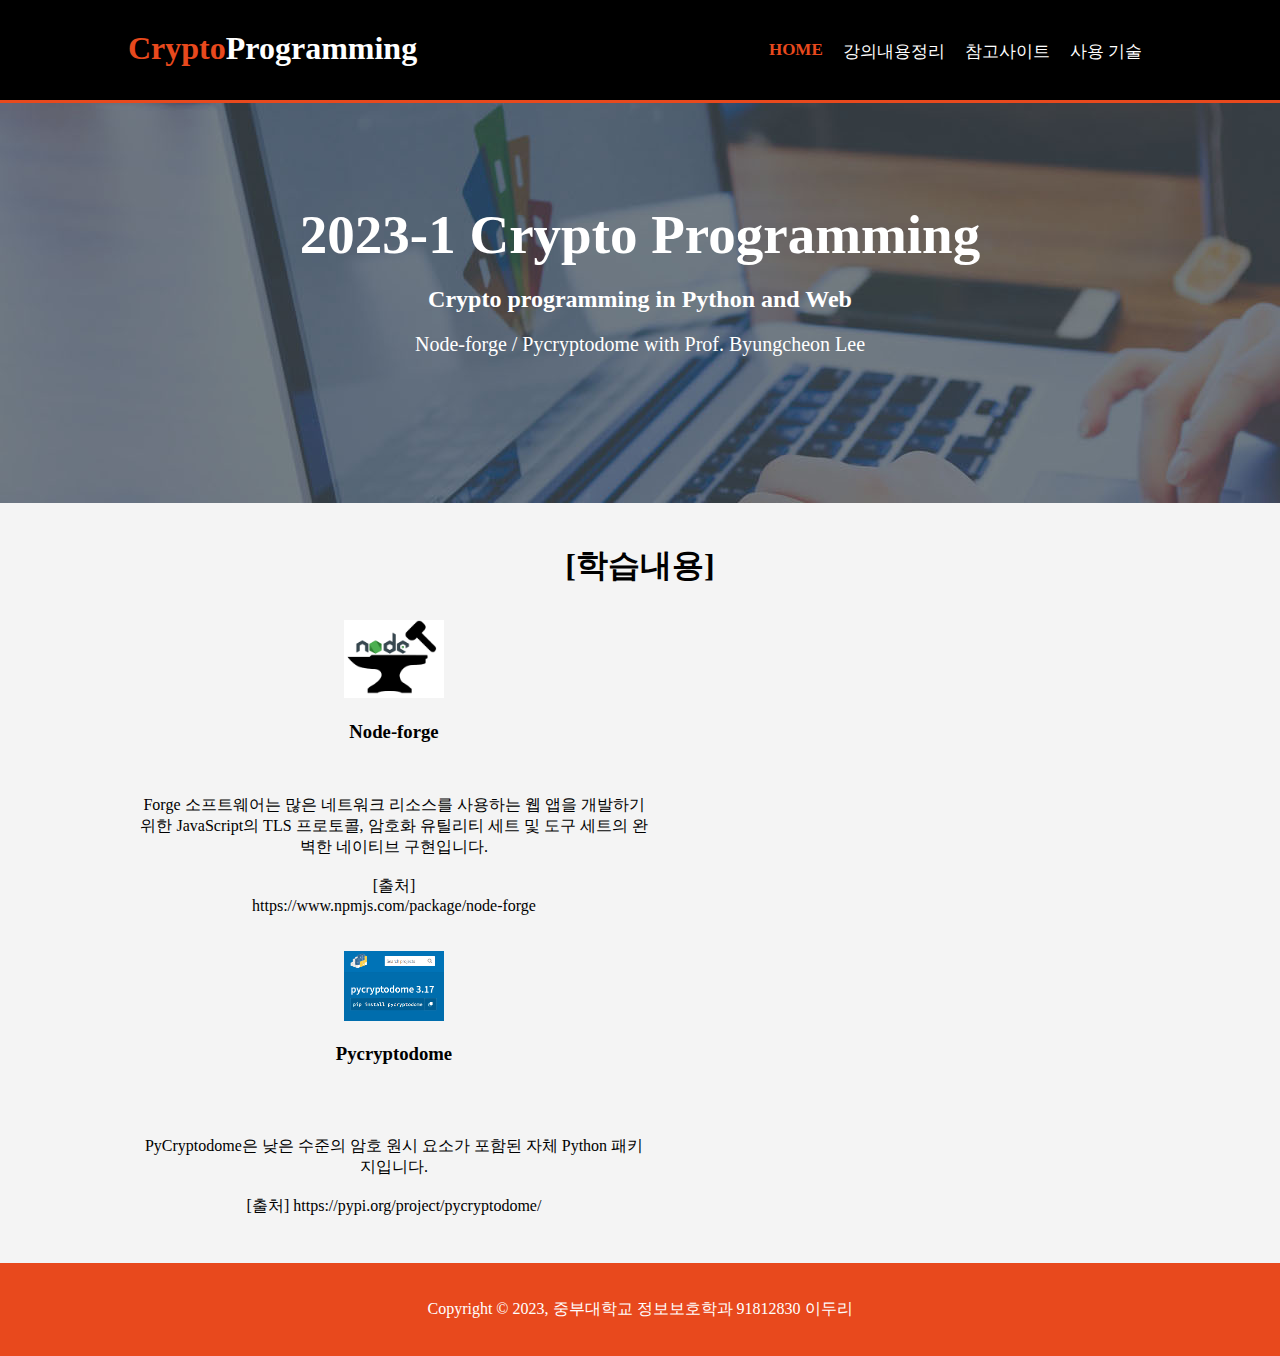
<file: index.html>
<!DOCTYPE html>
<html lang="en">
  <head>
    <meta charset="UTF-8" />
    <meta http-equiv="X-UA-Compatible" content="IE=edge" />
    <meta name="viewport" content="width=device-width, initial-scale=1.0" />
    <meta
      name="keywords"
      content="2023-1 암호프로그래밍 1분반 수업내용 정리,"
    />
    <meta name="description" content="암호 프로그래밍 정리" />
    <meta name="author" content="Doori Lee, 이두리" />
    <title>암호 프로그래밍 | 홈</title>
    <link rel="stylesheet" href="./style.css" />
    <link
      href="https://cdn.jsdelivr.net/npm/bootstrap@5.3.0-alpha2/dist/css/bootstrap.min.css"
      rel="stylesheet"
      integrity="sha384-aFq/bzH65dt+w6FI2ooMVUpc+21e0SRygnTpmBvdBgSdnuTN7QbdgL+OapgHtvPp"
      crossorigin="anonymous"
    />
  </head>

  <body>
    <header>
      <div class="container">
        <div id="branding">
          <h1><span class="highlight">Crypto</span>Programming</h1>
        </div>
        <nav>
          <ul>
            <li class="current"><a href="index.html">HOME</a></li>
            <li><a href="about.html">강의내용정리</a></li>
            <li><a href="site.html">참고사이트</a></li>
            <li><a href="tech.html">사용 기술</a></li>
          </ul>
        </nav>
      </div>
    </header>

    <section id="showcase">
      <div class="container">
        <h1>2023-1 Crypto Programming</h1>
        <h2>Crypto programming in Python and Web</h2>
        <p>Node-forge / Pycryptodome with Prof. Byungcheon Lee</p>
      </div>
    </section>

    <section id="boxes">
      <div class="container">
        <h1 style="text-align: center">[학습내용]</h1>
        <div class="box">
          <img src="./img/nodeforge.png" /><br />

          <h3>Node-forge</h3>
          <br />
          <p>
            Forge 소프트웨어는 많은 네트워크 리소스를 사용하는 웹 앱을 개발하기
            위한 JavaScript의 TLS 프로토콜, 암호화 유틸리티 세트 및 도구 세트의
            완벽한 네이티브 구현입니다. <br /><br />
            [출처]<br />https://www.npmjs.com/package/node-forge
          </p>
        </div>
        <div class="box">
          <img src="./img/pycrptodome.png" /><br />
          <h3>Pycryptodome</h3>
          <br />
          <p>
            <br />
            PyCryptodome은 낮은 수준의 암호 원시 요소가 포함된 자체 Python
            패키지입니다.<br />
            <br />[출처] https://pypi.org/project/pycryptodome/
          </p>
        </div>
      </div>
    </section>

    <footer>
      <p>Copyright &copy; 2023, 중부대학교 정보보호학과 91812830 이두리</p>
    </footer>
    <script
      src="https://cdn.jsdelivr.net/npm/bootstrap@5.3.0-alpha2/dist/js/bootstrap.bundle.min.js"
      integrity="sha384-qKXV1j0HvMUeCBQ+QVp7JcfGl760yU08IQ+GpUo5hlbpg51QRiuqHAJz8+BrxE/N"
      crossorigin="anonymous"
    ></script>
    <script
      src="https://cdn.jsdelivr.net/npm/@popperjs/core@2.11.6/dist/umd/popper.min.js"
      integrity="sha384-oBqDVmMz9ATKxIep9tiCxS/Z9fNfEXiDAYTujMAeBAsjFuCZSmKbSSUnQlmh/jp3"
      crossorigin="anonymous"
    ></script>
    <script
      src="https://cdn.jsdelivr.net/npm/bootstrap@5.3.0-alpha2/dist/js/bootstrap.min.js"
      integrity="sha384-heAjqF+bCxXpCWLa6Zhcp4fu20XoNIA98ecBC1YkdXhszjoejr5y9Q77hIrv8R9i"
      crossorigin="anonymous"
    ></script>
  </body>
</html>
</file>
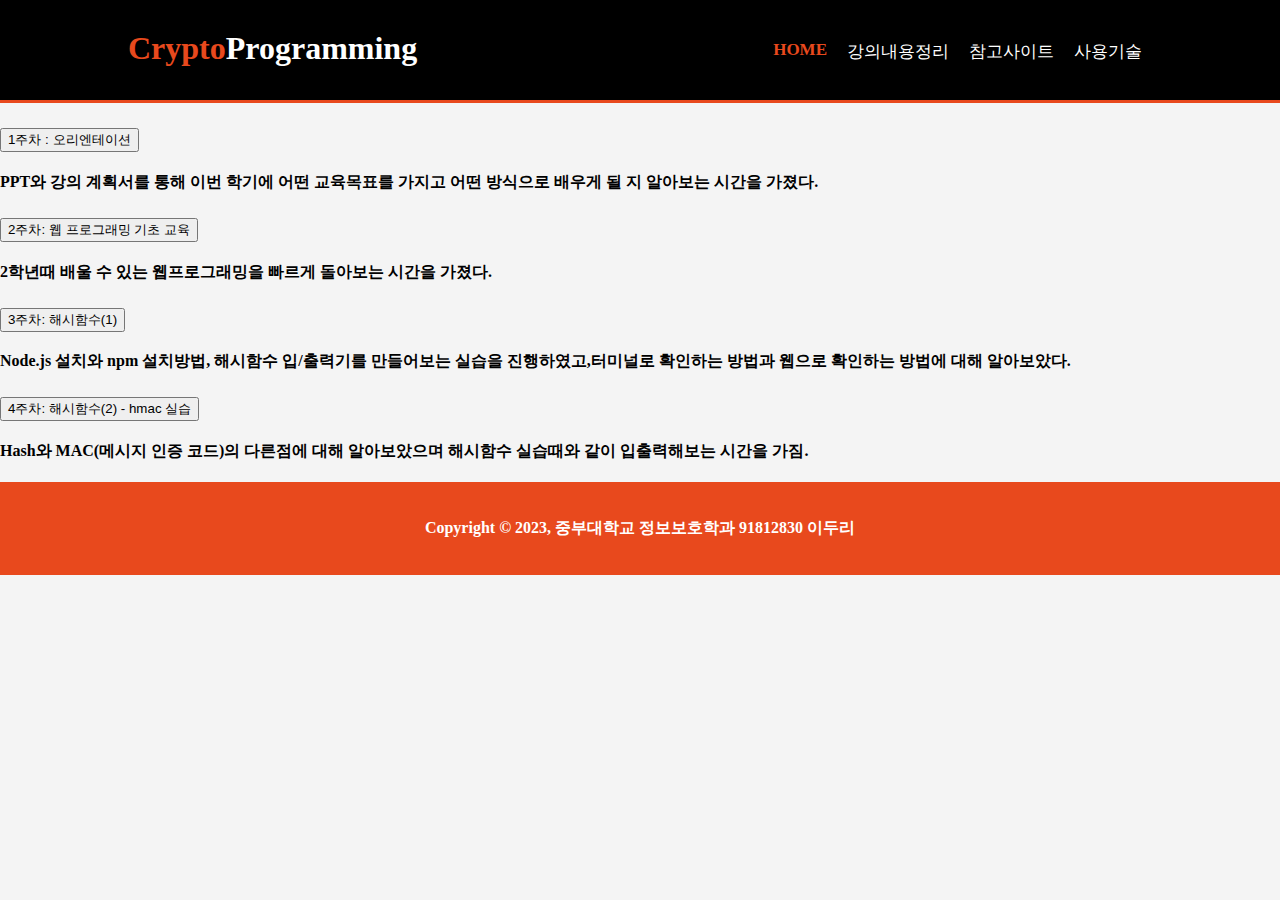
<file: about.html>
<!DOCTYPE html>
<html lang="en">
  <head>
    <meta charset="UTF-8" />
    <meta http-equiv="X-UA-Compatible" content="IE=edge" />
    <meta name="viewport" content="width=device-width, initial-scale=1.0" />
    <meta
      name="keywords"
      content="2023-1 암호프로그래밍 1분반 수업내용 정리,"
    />
    <meta name="description" content="암호 프로그래밍 정리" />
    <meta name="author" content="Doori Lee, 이두리" />
    <title>암호 프로그래밍 | 홈</title>
    <link rel="stylesheet" href="./style.css" />
    <link
      href="https://cdn.jsdelivr.net/npm/bootstrap@5.3.0-alpha2/dist/css/bootstrap.min.css"
      rel="stylesheet"
      integrity="sha384-aFq/bzH65dt+w6FI2ooMVUpc+21e0SRygnTpmBvdBgSdnuTN7QbdgL+OapgHtvPp"
      crossorigin="anonymous"
    />
  </head>

  <body>
    <header>
      <div class="container">
        <div id="branding">
          <h1><span class="highlight">Crypto</span>Programming</h1>
        </div>
        <nav>
          <ul>
            <li class="current"><a href="index.html">HOME</a></li>
            <li><a href="about.html">강의내용정리</a></li>
            <li><a href="site.html">참고사이트</a></li>
            <li><a href="tech.html">사용기술</a></li>
          </ul>
        </nav>
      </div>
    </header>

    <div class="accordion" id="accordionExample">
      <div class="accordion-item">
        <h2 class="accordion-header" id="headingOne">
          <button
            class="accordion-button"
            type="button"
            data-bs-toggle="collapse"
            data-bs-target="#collapseOne"
            aria-expanded="true"
            aria-controls="collapseOne"
          >
            1주차 : 오리엔테이션
          </button>
        </h2>
        <div
          id="collapseOne"
          class="accordion-collapse collapse show"
          aria-labelledby="headingOne"
          data-bs-parent="#accordionExample"
        >
          <div class="accordion-body">
            <strong>PPT와 강의 계획서를 통해 이번 학기에 어떤 교육목표를 가지고 어떤 방식으로 배우게 될 지 알아보는 시간을 가졌다. 
          </div>
        </div>
      </div>
      <div class="accordion-item">
        <h2 class="accordion-header" id="headingTwo">
          <button
            class="accordion-button collapsed"
            type="button"
            data-bs-toggle="collapse"
            data-bs-target="#collapseTwo"
            aria-expanded="false"
            aria-controls="collapseTwo"
          >
            2주차: 웹 프로그래밍 기초 교육
          </button>
        </h2>
        <div
          id="collapseTwo"
          class="accordion-collapse collapse"
          aria-labelledby="headingTwo"
          data-bs-parent="#accordionExample"
        >
          <div class="accordion-body">
            <strong> 2학년때 배울 수 있는 웹프로그래밍을 빠르게 돌아보는 시간을 가졌다. 
        </div>
      </div>
      <div class="accordion-item">
        <h2 class="accordion-header" id="headingThree">
          <button
            class="accordion-button collapsed"
            type="button"
            data-bs-toggle="collapse"
            data-bs-target="#collapseThree"
            aria-expanded="false"
            aria-controls="collapseThree"
          >
            3주차: 해시함수(1) 
          </button>
        </h2>
        <div
          id="collapseThree"
          class="accordion-collapse collapse"
          aria-labelledby="headingThree"
          data-bs-parent="#accordionExample"
        >
          <div class="accordion-body">
            <strong> Node.js 설치와 npm 설치방법, 해시함수 입/출력기를 만들어보는 실습을 진행하였고,터미널로 확인하는 방법과 웹으로 확인하는 방법에 대해 알아보았다. 
          </div>
        </div>
      </div>
      <div class="accordion-item">
        <h2 class="accordion-header" id="headingFour">
          <button
            class="accordion-button collapsed"
            type="button"
            data-bs-toggle="collapse"
            data-bs-target="#collapseFour"
            aria-expanded="false"
            aria-controls="collapseFour"
          >
            4주차: 해시함수(2) - hmac 실습
          </button>
        </h2>
        <div
          id="collapseFour"
          class="accordion-collapse collapse"
          aria-labelledby="headingFour"
          data-bs-parent="#accordionExample"
        >
          <div class="accordion-body">
            <strong> Hash와 MAC(메시지 인증 코드)의 다른점에 대해 알아보았으며 해시함수 실습때와 같이 입출력해보는 시간을 가짐.
          </div>
        </div>
      </div>
    </div>

    <footer>
      <p>Copyright &copy; 2023, 중부대학교 정보보호학과 91812830 이두리</p>
    </footer>
    <script
      src="https://cdn.jsdelivr.net/npm/bootstrap@5.3.0-alpha2/dist/js/bootstrap.bundle.min.js"
      integrity="sha384-qKXV1j0HvMUeCBQ+QVp7JcfGl760yU08IQ+GpUo5hlbpg51QRiuqHAJz8+BrxE/N"
      crossorigin="anonymous"
    ></script>
    <script
      src="https://cdn.jsdelivr.net/npm/@popperjs/core@2.11.6/dist/umd/popper.min.js"
      integrity="sha384-oBqDVmMz9ATKxIep9tiCxS/Z9fNfEXiDAYTujMAeBAsjFuCZSmKbSSUnQlmh/jp3"
      crossorigin="anonymous"
    ></script>
    <script
      src="https://cdn.jsdelivr.net/npm/bootstrap@5.3.0-alpha2/dist/js/bootstrap.min.js"
      integrity="sha384-heAjqF+bCxXpCWLa6Zhcp4fu20XoNIA98ecBC1YkdXhszjoejr5y9Q77hIrv8R9i"
      crossorigin="anonymous"
    ></script>
  </body>
</html>
</file>
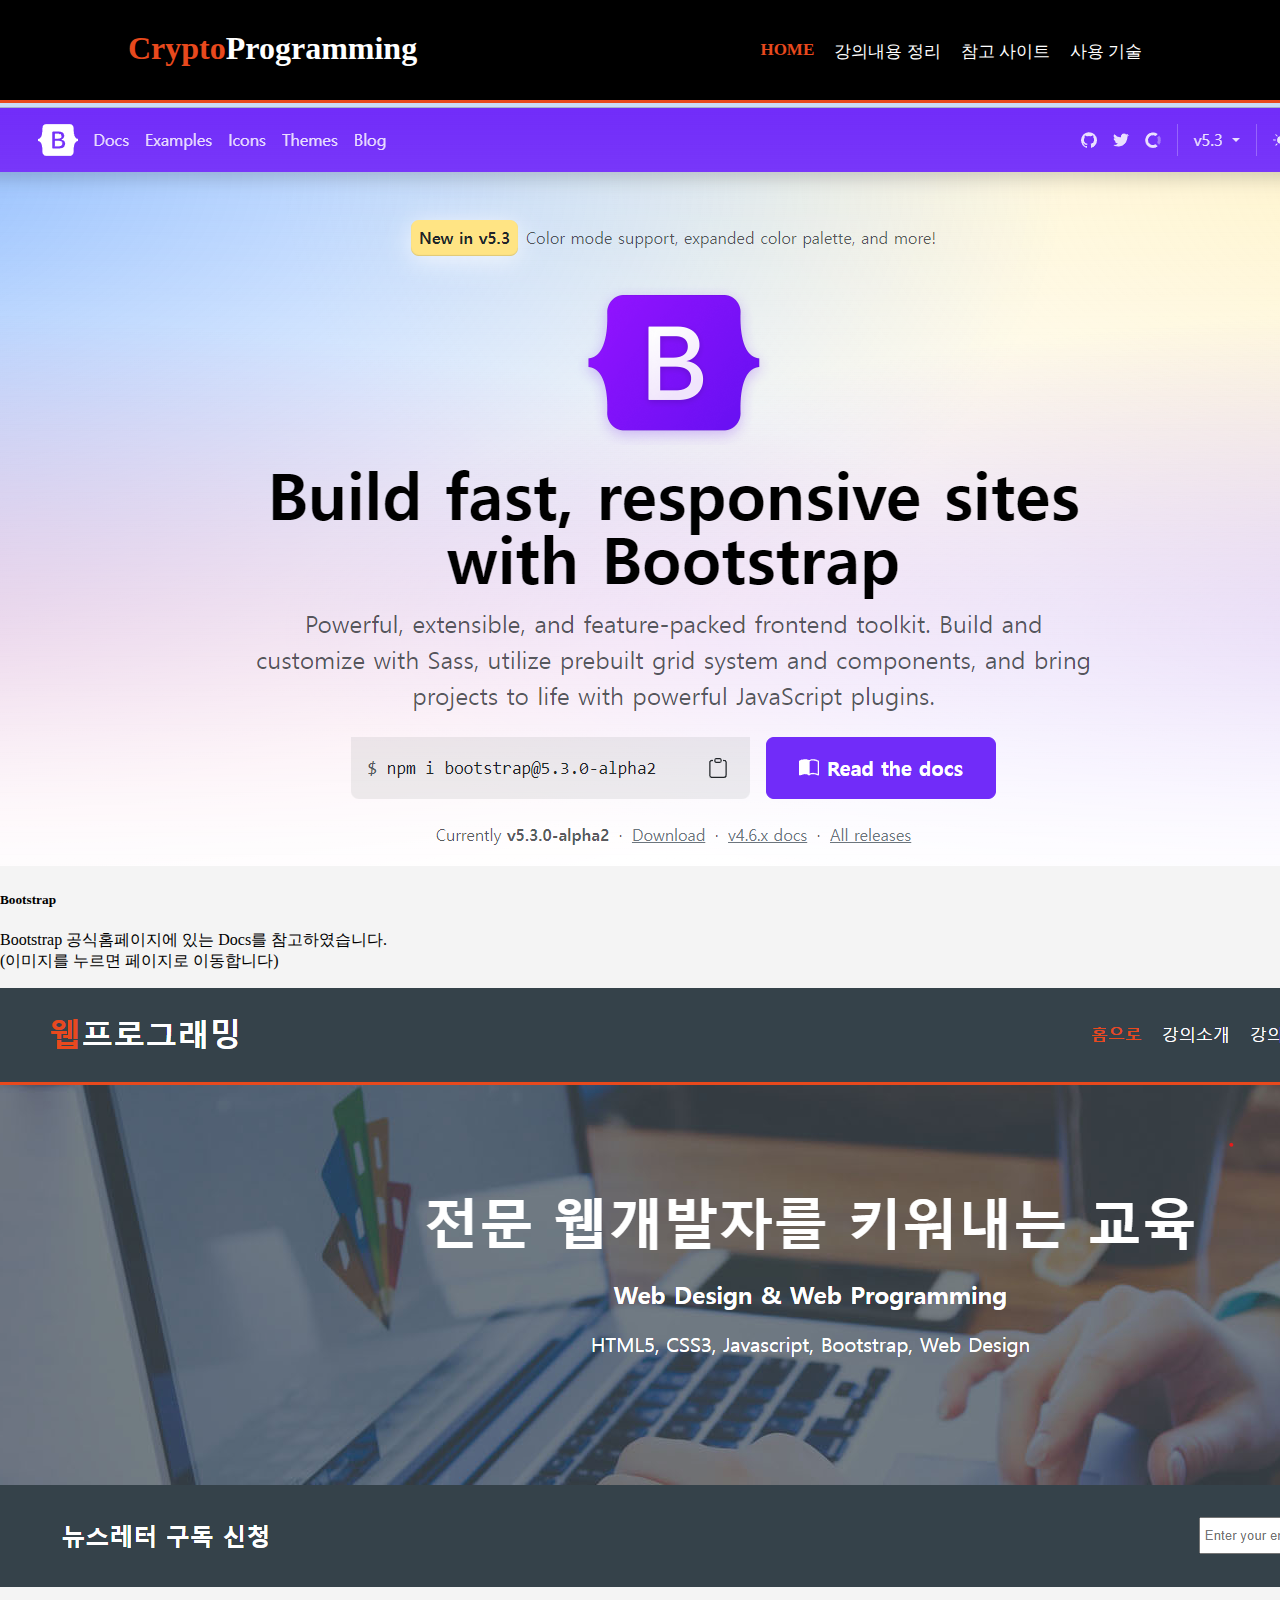
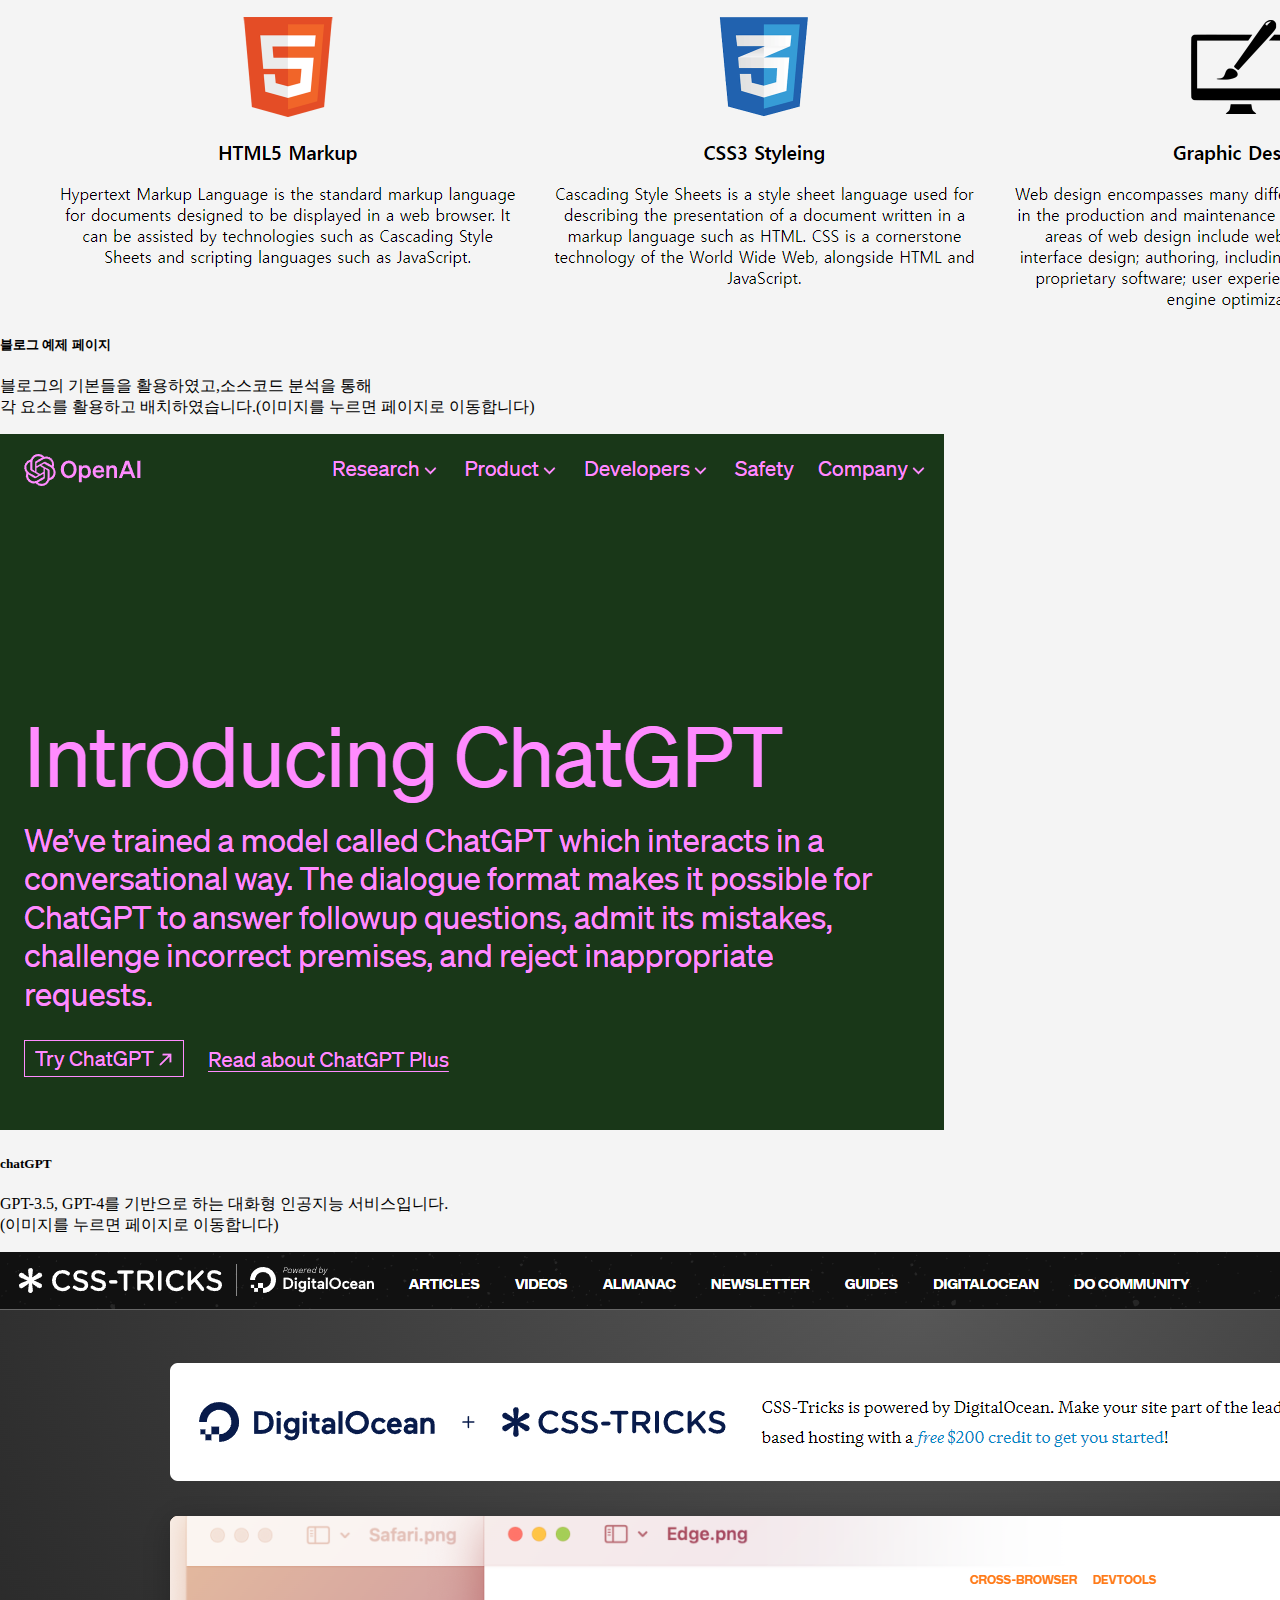
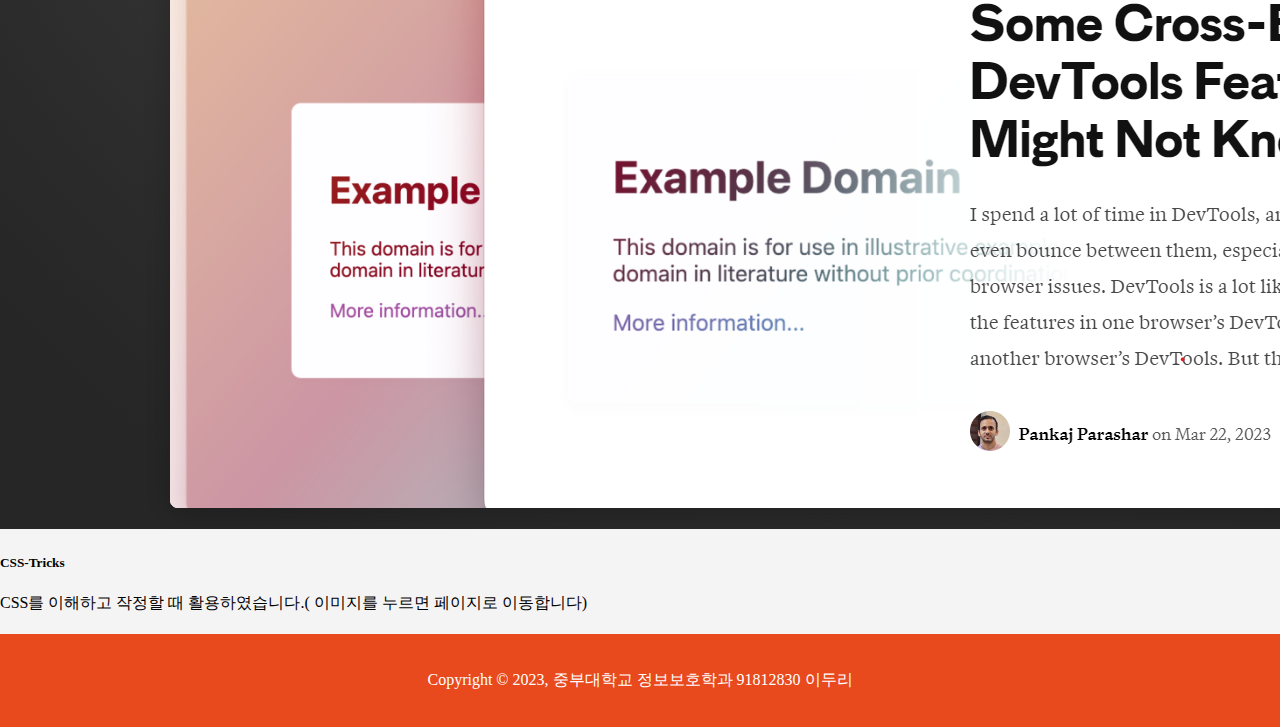
<file: site.html>
<!DOCTYPE html>
<html lang="en">
  <head>
    <meta charset="UTF-8" />
    <meta http-equiv="X-UA-Compatible" content="IE=edge" />
    <meta name="viewport" content="width=device-width, initial-scale=1.0" />
    <meta
      name="keywords"
      content="2023-1 암호프로그래밍 1분반 수업내용 정리,"
    />
    <meta name="description" content="암호 프로그래밍 정리" />
    <meta name="author" content="Doori Lee, 이두리" />
    <title>암호 프로그래밍 | 홈</title>

    <link
      href="https://cdn.jsdelivr.net/npm/bootstrap@5.3.0-alpha2/dist/css/bootstrap.min.css"
      rel="stylesheet"
      integrity="sha384-aFq/bzH65dt+w6FI2ooMVUpc+21e0SRygnTpmBvdBgSdnuTN7QbdgL+OapgHtvPp"
      crossorigin="anonymous"
    />
    <link rel="stylesheet" href="./style.css" />
  </head>

  <body>
    <header>
      <div class="container">
        <div id="branding">
          <h1><span class="highlight">Crypto</span>Programming</h1>
        </div>
        <nav>
          <ul>
            <li class="current"><a href="index.html">HOME</a></li>
            <li><a href="about.html">강의내용 정리</a></li>
            <li><a href="site.html">참고 사이트</a></li>
            <li><a href="tech.html">사용 기술</a></li>
          </ul>
        </nav>
      </div>
    </header>
    <div class="row row-cols-1 row-cols-md-2 g-4">
      <div class="col">
        <div class="card">
          <a
            href="https://getbootstrap.kr/docs/5.0/getting-started/introduction/"
            ><img
              src="./img/getbootstrap.png"
              class="card-img-top"
              alt="Bootstrap home"
          /></a>
          <div class="card-body">
            <h5 class="card-title">Bootstrap</h5>
            <p class="card-text">
              Bootstrap 공식홈페이지에 있는 Docs를 참고하였습니다.<br />
              (이미지를 누르면 페이지로 이동합니다)
            </p>
          </div>
        </div>
      </div>
      <div class="col">
        <div class="card">
          <a href="https://lbcsultanblog.netlify.app/"
            ><img src="./img/webblog.png" class="card-img-top" alt="webBlog"
          /></a>
          <div class="card-body">
            <h5 class="card-title">블로그 예제 페이지</h5>
            <p class="card-text">
              블로그의 기본들을 활용하였고,소스코드 분석을 통해 <br />각 요소를
              활용하고 배치하였습니다.(이미지를 누르면 페이지로 이동합니다)
            </p>
          </div>
        </div>
      </div>
      <div class="col">
        <div class="card">
          <a href="https://openai.com/blog/chatgpt"
            ><img src="./img/chatgpt.png" class="card-img-top" alt="chatGPT"
          /></a>
          <div class="card-body">
            <h5 class="card-title">chatGPT</h5>
            <p class="card-text">
              GPT-3.5, GPT-4를 기반으로 하는 대화형 인공지능 서비스입니다.<br />
              (이미지를 누르면 페이지로 이동합니다)
            </p>
          </div>
        </div>
      </div>
      <div class="col">
        <div class="card">
          <a href="https://css-tricks.com/almanac/"
            ><img src="./img/csstrick.png" class="card-img-top" alt="csstrick"
          /></a>
          <div class="card-body">
            <h5 class="card-title">CSS-Tricks</h5>
            <p class="card-text">
              CSS를 이해하고 작정할 때 활용하였습니다.( 이미지를 누르면 페이지로
              이동합니다)
            </p>
          </div>
        </div>
      </div>
    </div>
    <footer>
      <p>Copyright &copy; 2023, 중부대학교 정보보호학과 91812830 이두리</p>
    </footer>
    <script
      src="https://cdn.jsdelivr.net/npm/bootstrap@5.3.0-alpha2/dist/js/bootstrap.bundle.min.js"
      integrity="sha384-qKXV1j0HvMUeCBQ+QVp7JcfGl760yU08IQ+GpUo5hlbpg51QRiuqHAJz8+BrxE/N"
      crossorigin="anonymous"
    ></script>
    <script
      src="https://cdn.jsdelivr.net/npm/@popperjs/core@2.11.6/dist/umd/popper.min.js"
      integrity="sha384-oBqDVmMz9ATKxIep9tiCxS/Z9fNfEXiDAYTujMAeBAsjFuCZSmKbSSUnQlmh/jp3"
      crossorigin="anonymous"
    ></script>
    <script
      src="https://cdn.jsdelivr.net/npm/bootstrap@5.3.0-alpha2/dist/js/bootstrap.min.js"
      integrity="sha384-heAjqF+bCxXpCWLa6Zhcp4fu20XoNIA98ecBC1YkdXhszjoejr5y9Q77hIrv8R9i"
      crossorigin="anonymous"
    ></script>
  </body>
</html>
</file>
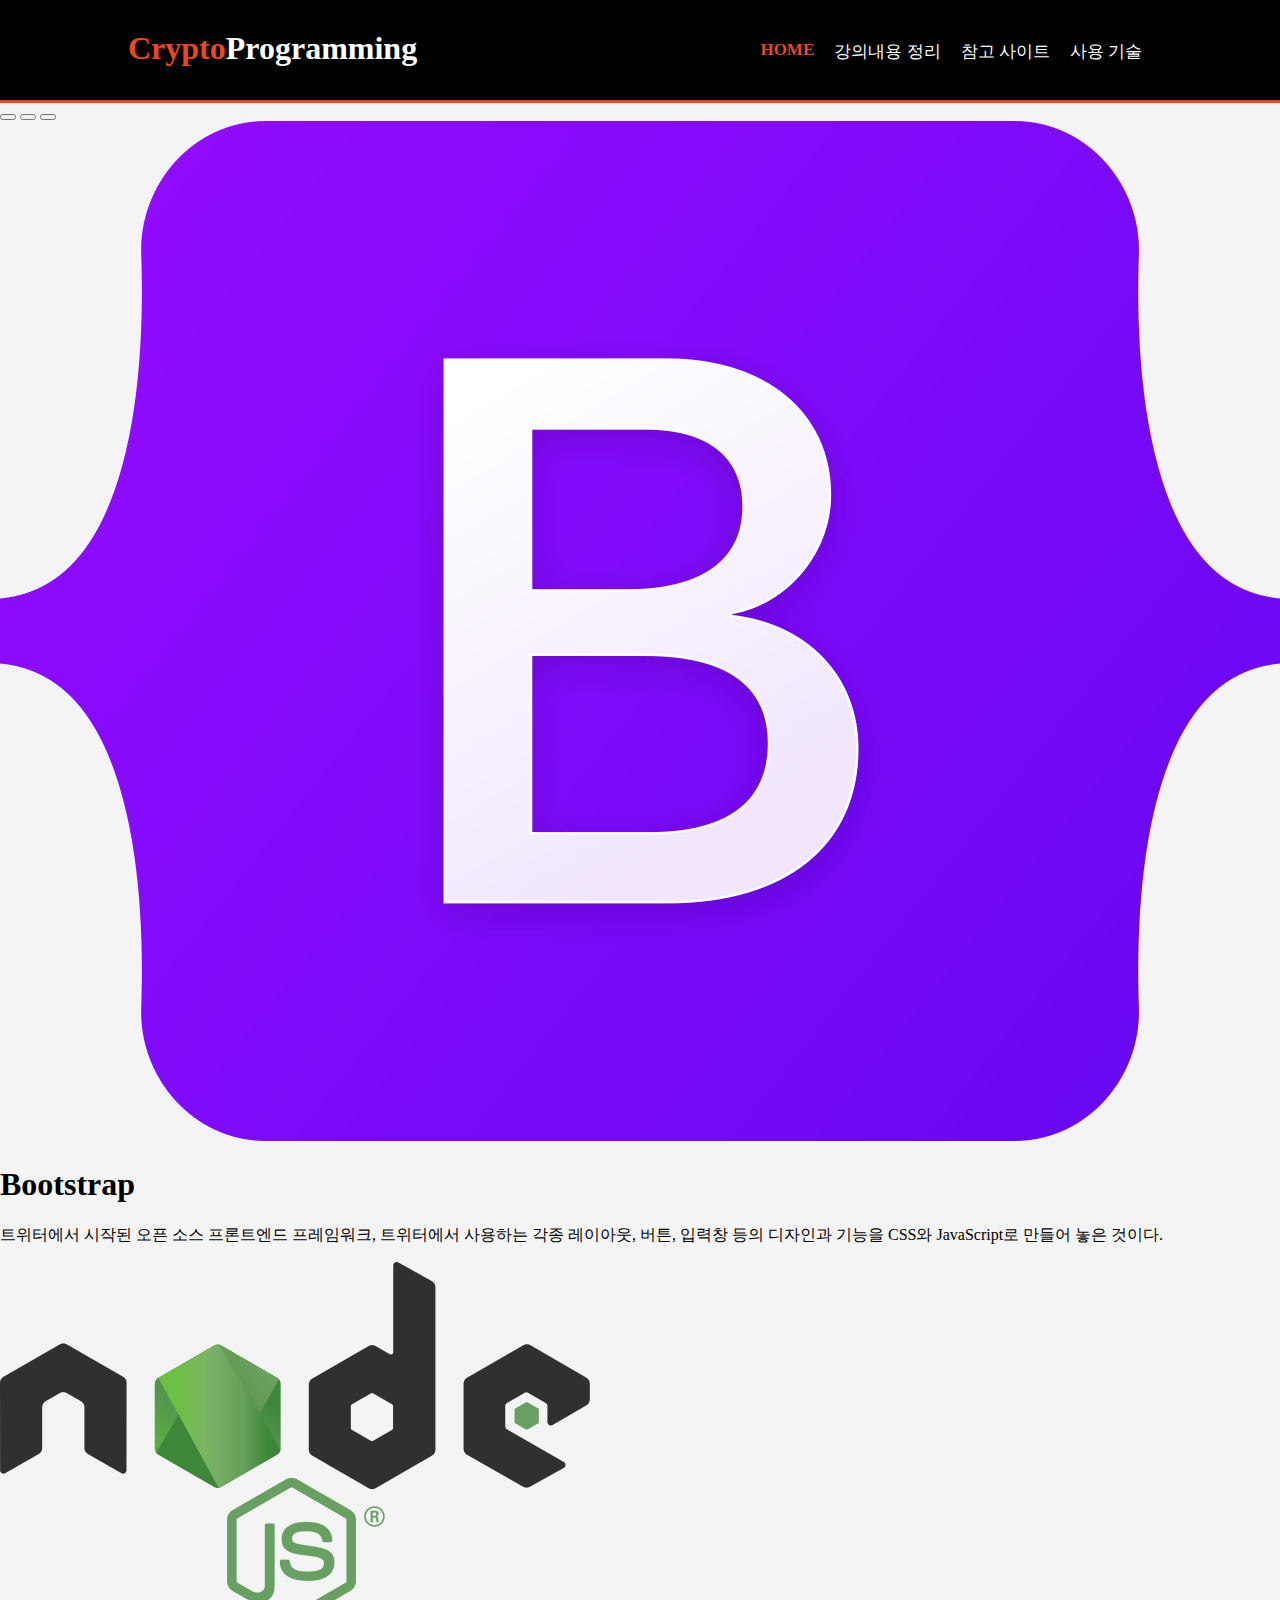
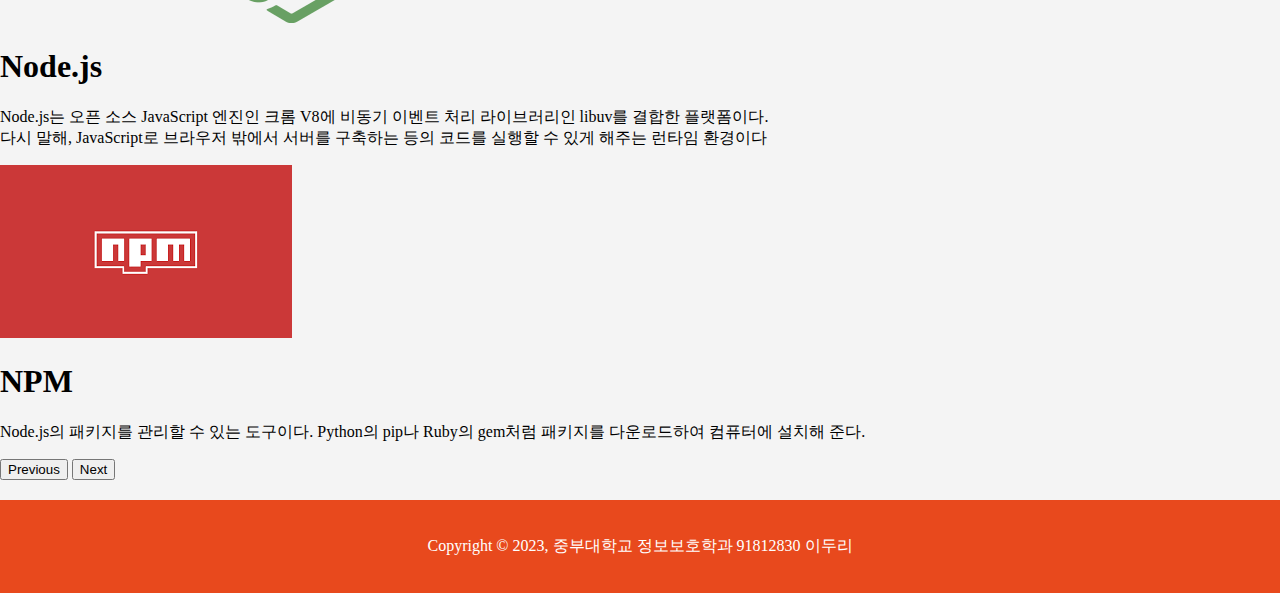
<file: tech.html>
<!DOCTYPE html>
<html lang="en">
  <head>
    <meta charset="UTF-8" />
    <meta http-equiv="X-UA-Compatible" content="IE=edge" />
    <meta name="viewport" content="width=device-width, initial-scale=1.0" />
    <meta
      name="keywords"
      content="2023-1 암호프로그래밍 1분반 수업내용 정리,"
    />
    <meta name="description" content="암호 프로그래밍 정리" />
    <meta name="author" content="Doori Lee, 이두리" />
    <title>암호 프로그래밍 | 홈</title>

    <link
      href="https://cdn.jsdelivr.net/npm/bootstrap@5.3.0-alpha2/dist/css/bootstrap.min.css"
      rel="stylesheet"
      integrity="sha384-aFq/bzH65dt+w6FI2ooMVUpc+21e0SRygnTpmBvdBgSdnuTN7QbdgL+OapgHtvPp"
      crossorigin="anonymous"
    />
    <link rel="stylesheet" href="./style.css" />
  </head>

  <body>
    <header>
      <div class="container">
        <div id="branding">
          <h1><span class="highlight">Crypto</span>Programming</h1>
        </div>
        <nav>
          <ul>
            <li class="current"><a href="index.html">HOME</a></li>
            <li><a href="about.html">강의내용 정리</a></li>
            <li><a href="site.html">참고 사이트</a></li>
            <li><a href="tech.html">사용 기술</a></li>
          </ul>
        </nav>
      </div>
    </header>
    <div class="container-md">
      <div id="carouselExampleCaptions" class="carousel slide">
        <div class="carousel-indicators">
          <button
            type="button"
            data-bs-target="#carouselExampleCaptions"
            data-bs-slide-to="0"
            class="active"
            aria-current="true"
            aria-label="Slide 1"
          ></button>
          <button
            type="button"
            data-bs-target="#carouselExampleCaptions"
            data-bs-slide-to="1"
            aria-label="Slide 2"
          ></button>
          <button
            type="button"
            data-bs-target="#carouselExampleCaptions"
            data-bs-slide-to="2"
            aria-label="Slide 3"
          ></button>
        </div>
        <div class="carousel-inner">
          <div class="carousel-item active">
            <img
              src="./img/Bootstrap1.png"
              class="d-block w-80 m-3"
              alt="bootstrap"
            />
            <div class="carousel-caption d-none d-md-block">
              <h1>Bootstrap</h1>
              <p>
                트위터에서 시작된 오픈 소스 프론트엔드 프레임워크, 트위터에서
                사용하는 각종 레이아웃, 버튼, 입력창 등의 디자인과 기능을 CSS와
                JavaScript로 만들어 놓은 것이다.
              </p>
            </div>
          </div>
          <div class="carousel-item">
            <img
              src="./img/nodejs.png"
              class="d-block w-100 m-3"
              alt="nodejs"
            />
            <div class="carousel-caption d-none d-md-block">
              <h1 style="color: black">Node.js</h1>
              <p style="color: black">
                Node.js는 오픈 소스 JavaScript 엔진인 크롬 V8에 비동기 이벤트
                처리 라이브러리인 libuv를 결합한 플랫폼이다.<br />
                다시 말해, JavaScript로 브라우저 밖에서 서버를 구축하는 등의
                코드를 실행할 수 있게 해주는 런타임 환경이다
              </p>
            </div>
          </div>
          <div class="carousel-item">
            <img src="./img/npm.png" class="d-block w-100 m-3" alt="npm" />
            <div class="carousel-caption d-none d-md-block">
              <h1>NPM</h1>
              <p>
                Node.js의 패키지를 관리할 수 있는 도구이다. Python의 pip나
                Ruby의 gem처럼 패키지를 다운로드하여 컴퓨터에 설치해 준다.
              </p>
            </div>
          </div>
        </div>
        <button
          class="carousel-control-prev"
          type="button"
          data-bs-target="#carouselExampleCaptions"
          data-bs-slide="prev"
        >
          <span class="carousel-control-prev-icon" aria-hidden="true"></span>
          <span class="visually-hidden">Previous</span>
        </button>
        <button
          class="carousel-control-next"
          type="button"
          data-bs-target="#carouselExampleCaptions"
          data-bs-slide="next"
        >
          <span class="carousel-control-next-icon" aria-hidden="true"></span>
          <span class="visually-hidden">Next</span>
        </button>
      </div>
    </div>
    <footer>
      <p>Copyright &copy; 2023, 중부대학교 정보보호학과 91812830 이두리</p>
    </footer>
    <script
      src="https://cdn.jsdelivr.net/npm/bootstrap@5.3.0-alpha2/dist/js/bootstrap.bundle.min.js"
      integrity="sha384-qKXV1j0HvMUeCBQ+QVp7JcfGl760yU08IQ+GpUo5hlbpg51QRiuqHAJz8+BrxE/N"
      crossorigin="anonymous"
    ></script>
    <script
      src="https://cdn.jsdelivr.net/npm/@popperjs/core@2.11.6/dist/umd/popper.min.js"
      integrity="sha384-oBqDVmMz9ATKxIep9tiCxS/Z9fNfEXiDAYTujMAeBAsjFuCZSmKbSSUnQlmh/jp3"
      crossorigin="anonymous"
    ></script>
    <script
      src="https://cdn.jsdelivr.net/npm/bootstrap@5.3.0-alpha2/dist/js/bootstrap.min.js"
      integrity="sha384-heAjqF+bCxXpCWLa6Zhcp4fu20XoNIA98ecBC1YkdXhszjoejr5y9Q77hIrv8R9i"
      crossorigin="anonymous"
    ></script>
  </body>
</html>
</file>
<file: style.css>
body {
  font: Arial, Helvetica, sans-serif;
  padding: 0;
  margin: 0;
  background-color: #f4f4f4;
}

.container {
  width: 80%;
  margin: auto;
  overflow: hidden;
}

ul {
  margin: 0;
  padding: 0;
}

.dark {
  padding: 15px;
  background-color: #35424a;
  color: white;
  margin-top: 10px;
  margin-bottom: 10px;
}

/* Header  */
header {
  background-color: black;
  color: white;
  padding-top: 30px;
  min-height: 70px;
  border-bottom: #e8491d 3px solid;
}

header a {
  color: white;
  text-decoration: none;
  font-size: 17px;
}

header li {
  display: inline;
  padding: 0 10px;
  float: left;
}

header #branding {
  float: left;
}

header #branding h1 {
  margin: 0;
}

header nav {
  float: right;
  margin-top: 10px;
}

header .highlight,
header .current a {
  color: #e8491d;
  font-weight: bold;
}

header a:hover {
  color: #aaaaaa;
  font-weight: bold;
}

/* Showcase */
#showcase {
  min-height: 400px;
  background: url('./img/showcase.jpg') no-repeat 0 -400px;
  text-align: center;
  color: white;
}

#showcase h1 {
  margin-top: 100px;
  font-size: 55px;
  margin-bottom: 10px;
}

#showcase p {
  font-size: 20px;
}

.button_1 {
  height: 38px;
  background-color: #e8491d;
  border: 0;
  padding: 0 20px;
  color: white;
}

/* Boxes */

#boxes {
  margin-top: 20px;
}

#boxes .box {
  float: left;
  text-align: center;
  width: 50%;
  padding: 10px;
}

#boxes .box img {
  width: 100px;
}

/* Sidebar */
aside#sidebar {
  float: right;
  width: 30%;
  margin-top: 10px;
}

/* Main-col */
article#main-col {
  float: left;
  width: 65%;
}

/* Service */
ul#service li {
  list-style: none;
  padding: 20px;
  border: #cccccc solid 1px;
  background-color: #e6e6e6;
  margin-bottom: 5px;
}

/* Footer */
footer {
  padding: 20px;
  margin-top: 20px;
  color: white;
  background-color: #e8491d;
  text-align: center;
}
</file>
